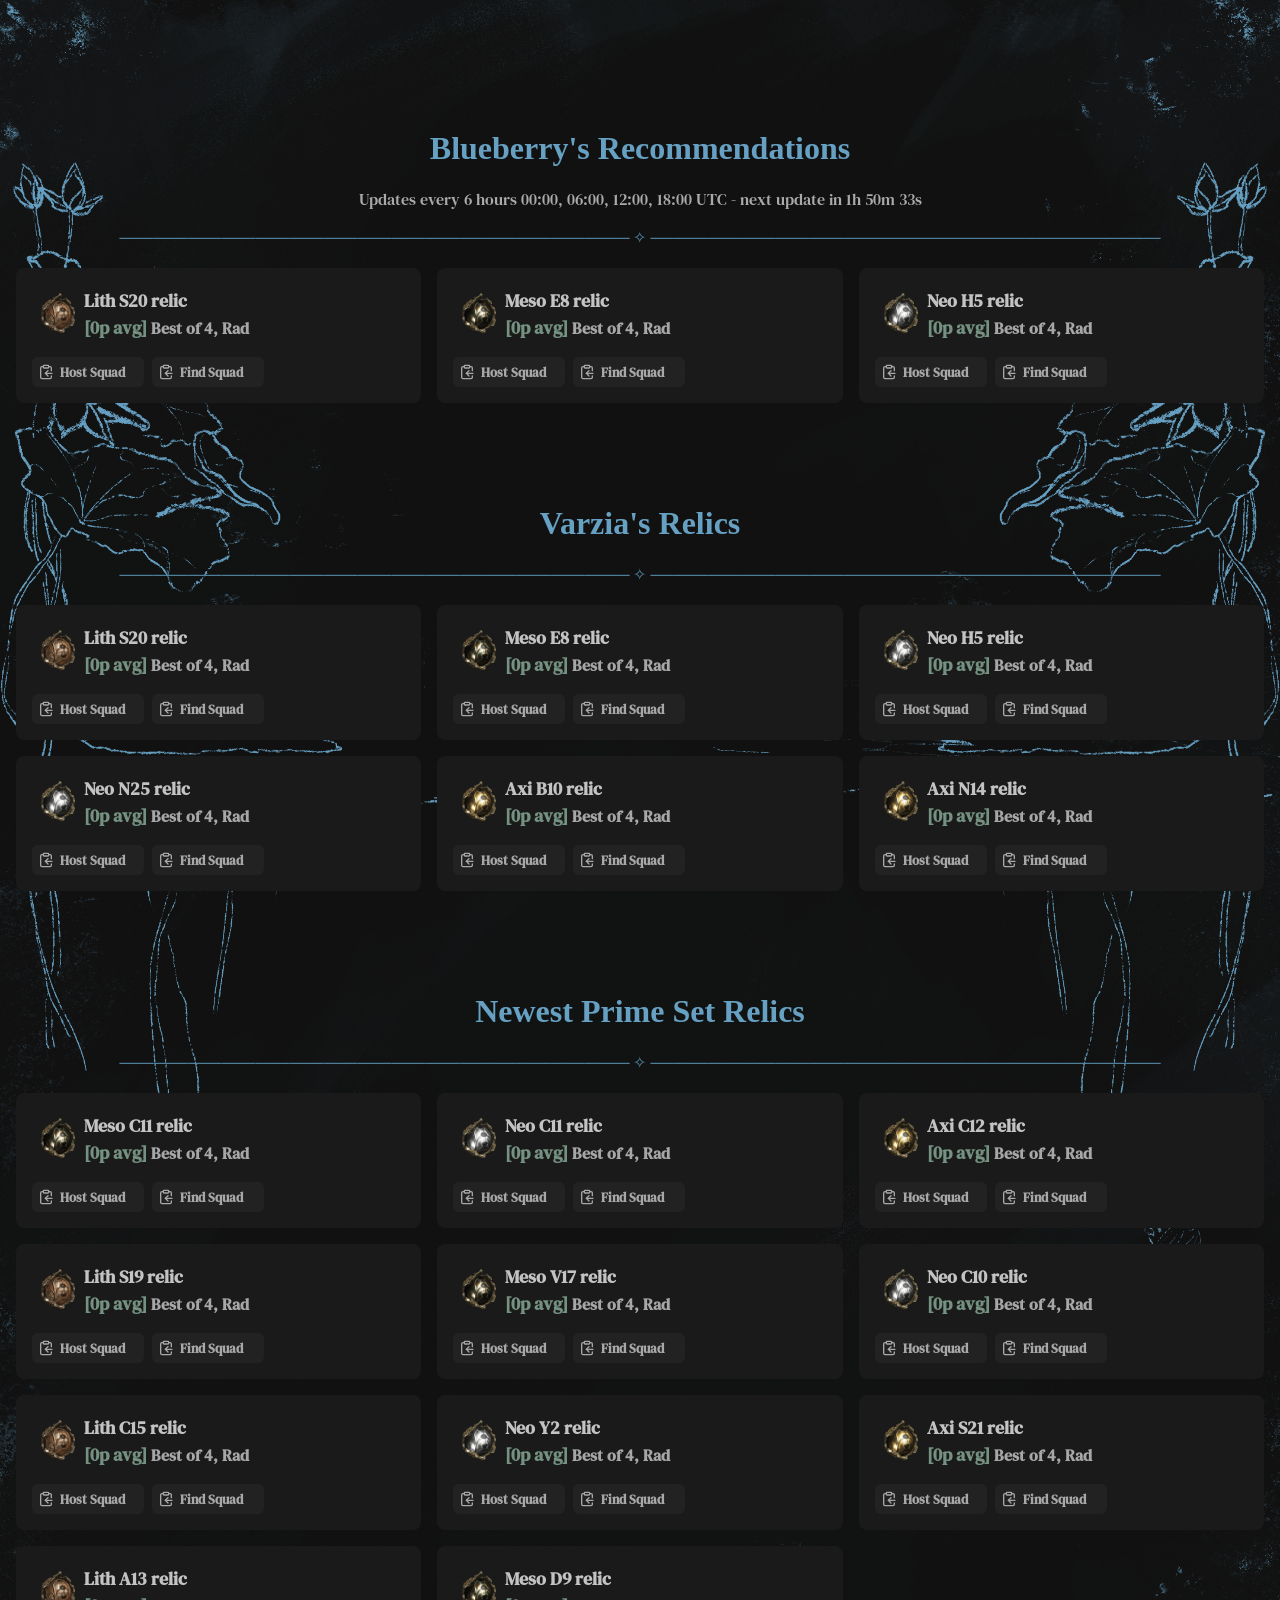
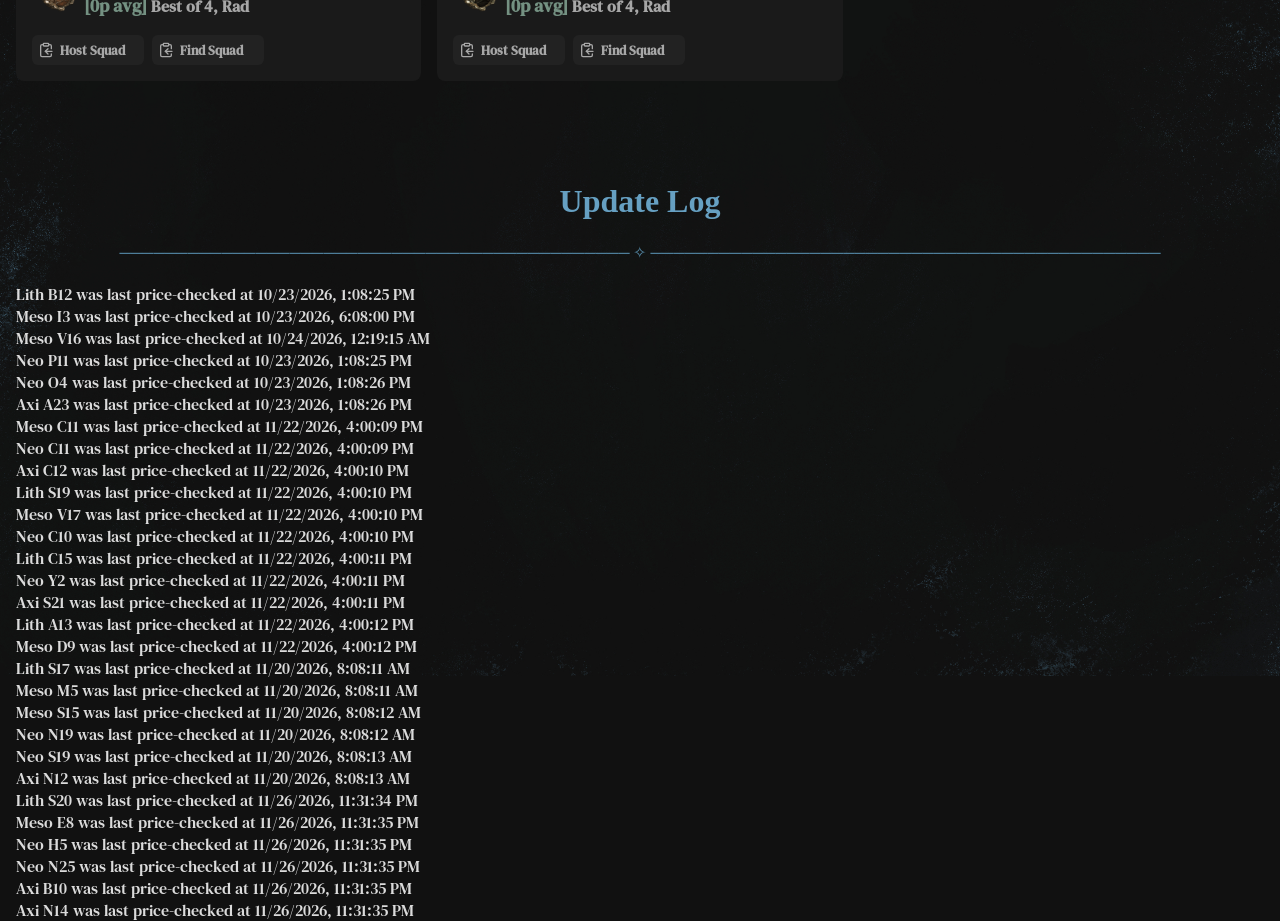
<file: index.html>
<!DOCTYPE html>
<html>
<head>
  <meta charset="UTF-8">
  <link rel="icon" href="RelicIcon2.png">
  <link href="https://fonts.googleapis.com/css2?family=DM+Serif+Text:ital@0;1&display=swap" rel="stylesheet">  
  <link href="https://fonts.googleapis.com/css2?family=PT+Sans:ital,wght@0,400;0,700;1,400;1,700&display=swap" rel="stylesheet">
  <title>Varzia's Relics</title>
  <link rel="stylesheet" href="style.css">
</head>
<body>

  <h1>Blueberry's Recommendations</h1>
  <p id="meta">Top 3 relics right now</p>
  <div class="divider"> ───────────────────────────────────────────── ✧ ───────────────────────────────────────────── </div>
  <div id="recommendations">Loading recommendations...</div>
  <div class="spacer"></div>

  <h1>Varzia's Relics</h1>
  <div class="divider"> ───────────────────────────────────────────── ✧ ───────────────────────────────────────────── </div>
  <div id="relics">Loading relic data...</div>
  <div class="spacer"></div>

  <h1>Newest Prime Set Relics</h1>
  <div class="divider"> ───────────────────────────────────────────── ✧ ───────────────────────────────────────────── </div>
  <div id="newest-relics">Loading newest relic data...</div>
  <div class="spacer"></div>

  <h1>Update Log</h1>
  <div class="divider"> ───────────────────────────────────────────── ✧ ───────────────────────────────────────────── </div>
  <div id="update-log">Loading update log...</div>

  <script>
    function nextUpdateTime() {
      const updateHours = [0, 6, 12, 18];
      const now = new Date();
      for (const h of updateHours) {
        const candidate = new Date(Date.UTC(now.getUTCFullYear(), now.getUTCMonth(), now.getUTCDate(), h, 0, 0));
        if (candidate > now) return candidate;
      }
      return new Date(Date.UTC(now.getUTCFullYear(), now.getUTCMonth(), now.getUTCDate() + 1, updateHours[0], 0, 0));
    }

    function formatCountdown(ms) {
      const totalSeconds = Math.max(0, Math.floor(ms / 1000));
      const h = Math.floor(totalSeconds / 3600);
      const m = Math.floor((totalSeconds % 3600) / 60);
      const s = totalSeconds % 60;
      return h + "h " + m + "m " + s + "s";
    }

    function updateCountdown() {
      const meta = document.getElementById("meta");
      const next = nextUpdateTime();
      const diff = next - new Date();
      meta.textContent = "Updates every 6 hours 00:00, 06:00, 12:00, 18:00 UTC - next update in " + formatCountdown(diff);
    }

    // Builds one relic card element from a relic object (same shape in
    // varzia-relics.json and newest-relics.json). Used by every section
    // that displays relic cards.
    function createRelicCard(relic) {
      const card = document.createElement("div");
      card.className = "relic-card";
      card.style.position = "relative";

      const header = document.createElement("div");
      header.className = "relic-header";

      const tier = relic.relic.split(" ")[0];
      const img = document.createElement("img");
      img.src = relic.icon || ("Images/" + tier + "0.png");
      img.alt = tier;
      img.className = "relic-icon";
      header.appendChild(img);

      const textBox = document.createElement("div");

      const title = document.createElement("h2");
      const wikiLink = document.createElement("a");
      wikiLink.textContent = relic.relic + " relic";
      wikiLink.href = "https://wiki.warframe.com/w/" + encodeURIComponent(relic.relic.replace(/ /g, "_")) + "#Mission_Drop_Locations";
      wikiLink.target = "_blank";
      wikiLink.rel = "noopener noreferrer";
      wikiLink.addEventListener("click", (e) => e.stopPropagation());

      title.appendChild(wikiLink);

      const subtitle = document.createElement("h2");
      subtitle.className = "relic-value";

      const valueSpan = document.createElement("span");
      valueSpan.textContent = "[" + relic.relicValue + "p avg] ";
      valueSpan.className =
        relic.relicValue < 12 ? "value-low" :
        relic.relicValue < 15 ? "value-mid" :
        "value-high";

      const labelSpan = document.createElement("span");
      labelSpan.textContent = "Best of 4, Rad";
      labelSpan.className = "best-of-4-label";

      subtitle.appendChild(valueSpan);
      subtitle.appendChild(labelSpan);

      textBox.appendChild(title);
      textBox.appendChild(subtitle);
      header.appendChild(textBox);
      card.appendChild(header);

      const itemsWrapper = document.createElement("div");
      itemsWrapper.className = "items-wrapper";
      itemsWrapper.style.display = "none";

      relic.items.forEach(x => {
        const line = document.createElement("p");
        line.className = "item-row";

        const nameSpan = document.createElement("span");
        nameSpan.textContent = x.itemName;

        const priceSpan = document.createElement("span");
        priceSpan.textContent = x.priceKnown ? x.price + "p" : "no online sellers";

        line.appendChild(nameSpan);
        line.appendChild(priceSpan);
        itemsWrapper.appendChild(line);
      });

      card.appendChild(itemsWrapper);

      card.style.cursor = "pointer";
      card.addEventListener("click", () => {
        const isHidden = itemsWrapper.style.display === "none";
        itemsWrapper.style.display = isHidden ? "block" : "none";
      });

      const squadRow = document.createElement("div");
      squadRow.className = "squad-row";

      const findBtn = document.createElement("button");
      findBtn.className = "squad-btn find-squad-btn";
      findBtn.innerHTML = `<svg xmlns="http://www.w3.org/2000/svg" width="16" height="16" viewBox="0 0 24 24" fill="none" stroke="currentColor" stroke-width="2" stroke-linecap="round" stroke-linejoin="round"><rect width="8" height="4" x="8" y="2" rx="1" ry="1"/><path d="M8 4H6a2 2 0 0 0-2 2v14a2 2 0 0 0 2 2h12a2 2 0 0 0 2-2v-2"/><path d="M16 4h2a2 2 0 0 1 2 2v4"/><path d="M21 14H11"/><path d="m15 10-4 4 4 4"/></svg>` 
      + " Find Squad";

      const hostBtn = document.createElement("button");
      hostBtn.className = "squad-btn host-squad-btn";
      hostBtn.innerHTML = `<svg xmlns="http://www.w3.org/2000/svg" width="16" height="16" viewBox="0 0 24 24" fill="none" stroke="currentColor" stroke-width="2" stroke-linecap="round" stroke-linejoin="round"><rect width="8" height="4" x="8" y="2" rx="1" ry="1"/><path d="M8 4H6a2 2 0 0 0-2 2v14a2 2 0 0 0 2 2h12a2 2 0 0 0 2-2v-2"/><path d="M16 4h2a2 2 0 0 1 2 2v4"/><path d="M21 14H11"/><path d="m15 10-4 4 4 4"/></svg>` 
      + " Host Squad";

      squadRow.addEventListener("click", (e) => e.stopPropagation());

      squadRow.appendChild(hostBtn);
      squadRow.appendChild(findBtn);

      const overlay = document.createElement("div");
      overlay.className = "squad-overlay";
      overlay.style.display = "none";

      const textInput = document.createElement("input");
      textInput.type = "text";
      textInput.className = "squad-text";

      const closeBtn = document.createElement("button");
      closeBtn.className = "squad-close-btn";
      closeBtn.innerHTML = `<svg xmlns="http://www.w3.org/2000/svg" width="16" height="16" viewBox="0 0 24 24" fill="none" stroke="currentColor" stroke-width="3" stroke-linecap="round" stroke-linejoin="round" class="lucide lucide-x preview-icon"><path d="M18 6 6 18"/><path d="m6 6 12 12"/></svg>` 
      + " Close";

      const minusBtn = document.createElement("button");
      minusBtn.className = "player-count-btn";
      minusBtn.innerHTML = `<svg xmlns="http://www.w3.org/2000/svg" width="16" height="16" viewBox="0 0 24 24" fill="none" stroke="currentColor" stroke-width="3" stroke-linecap="round" stroke-linejoin="round" class="lucide lucide-minus preview-icon"><path d="M5 12h14"/></svg>`;

      const plusBtn = document.createElement("button");
      plusBtn.className = "player-count-btn";
      plusBtn.innerHTML = `<svg xmlns="http://www.w3.org/2000/svg" width="16" height="16" viewBox="0 0 24 24" fill="none" stroke="currentColor" stroke-width="3" stroke-linecap="round" stroke-linejoin="round" class="lucide lucide-plus preview-icon"><path d="M5 12h14"/><path d="M12 5v14"/></svg>`;

      let playerCount = 0;

      const copyBtn = document.createElement("button");
      copyBtn.className = "squad-copy-btn";
      copyBtn.innerHTML = `<svg xmlns="http://www.w3.org/2000/svg" width="16" height="16" viewBox="0 0 24 24" fill="none" stroke="currentColor" stroke-width="2" stroke-linecap="round" stroke-linejoin="round"><rect width="8" height="4" x="8" y="2" rx="1" ry="1"/><path d="M8 4H6a2 2 0 0 0-2 2v14a2 2 0 0 0 2 2h12a2 2 0 0 0 2-2v-2"/><path d="M16 4h2a2 2 0 0 1 2 2v4"/><path d="M21 14H11"/><path d="m15 10-4 4 4 4"/></svg>`;

      copyBtn.addEventListener("click", async () => {
        await navigator.clipboard.writeText(textInput.value);
      });
      closeBtn.addEventListener("click", (e) => e.stopPropagation());
      minusBtn.addEventListener("click", (e) => e.stopPropagation());
      plusBtn.addEventListener("click", (e) => e.stopPropagation());
      copyBtn.addEventListener("click", (e) => e.stopPropagation());

      overlay.appendChild(closeBtn);
      overlay.appendChild(minusBtn);
      overlay.appendChild(plusBtn);
      overlay.appendChild(copyBtn);
      overlay.appendChild(textInput);

      function openSquadBox(prefix) {
        playerCount = 1;

        if (prefix === "H") {
          textInput.value = prefix + " [" + relic.relic + " Relic] Rad 1/4";
          minusBtn.style.display = "flex";
          plusBtn.style.display = "flex";
        } else {
          textInput.value = prefix + " [" + relic.relic + " Relic] Rad";
          minusBtn.style.display = "none";
          plusBtn.style.display = "none";
        }

        overlay.style.display = "flex";
      }

      minusBtn.addEventListener("click", () => {
        if (playerCount > 1) {
          playerCount--;
          textInput.value = textInput.value.replace(/\d\/4$/, playerCount + "/4");
        }
      });

      plusBtn.addEventListener("click", () => {
        if (playerCount < 3) {
          playerCount++;
          textInput.value = textInput.value.replace(/\d\/4$/, playerCount + "/4");
        }
      });

      findBtn.addEventListener("click", () => openSquadBox("LF"));
      hostBtn.addEventListener("click", () => openSquadBox("H"));
      closeBtn.addEventListener("click", () => {
        overlay.style.display = "none";
      });

      card.appendChild(squadRow);
      card.appendChild(overlay);

      return card;
    }

    async function loadRelics() {
      const out = document.getElementById("relics");
      try {
        const r = await fetch("varzia-relics.json");
        const data = await r.json();
        out.innerHTML = "";
        data.relics.forEach(relic => out.appendChild(createRelicCard(relic)));
      } catch (e) {
        out.textContent = "Failed to load relic data: " + e;
      }
    }

    async function loadNewestRelics() {
      const out = document.getElementById("newest-relics");
      try {
        const r = await fetch("newest-relics.json");
        const data = await r.json();
        out.innerHTML = "";
        data.relics.forEach(relic => out.appendChild(createRelicCard(relic)));
      } catch (e) {
        out.textContent = "Failed to load newest relic data: " + e;
      }
    }

    // Reads both already-saved JSON files (no live fetching of its own),
    // combines their relics, and shows the top 3 by relicValue.
    async function loadRecommendations() {
      const out = document.getElementById("recommendations");
      try {
        const [varziaRes, newestRes] = await Promise.all([
          fetch("varzia-relics.json"),
          fetch("newest-relics.json")
        ]);
        const varziaData = await varziaRes.json();
        const newestData = await newestRes.json();

        const combined = [...varziaData.relics, ...newestData.relics];
        combined.sort((a, b) => b.relicValue - a.relicValue);
        const top3 = combined.slice(0, 3);

        out.innerHTML = "";
        top3.forEach(relic => out.appendChild(createRelicCard(relic)));
      } catch (e) {
        out.textContent = "Failed to load recommendations: " + e;
      }
    }

    async function loadUpdateLog() {
      const out = document.getElementById("update-log");
      try {
        const r = await fetch("relic-pricing.json");
        const table = await r.json();

        const lines = Object.entries(table).map(([name, entry]) => {
          const time = new Date(entry.lastChecked).toLocaleString();
          return name + " was last price-checked at " + time;
        });

        out.style.whiteSpace = "pre-line";
        out.textContent = lines.join("\n");
      } catch (e) {
        out.textContent = "Failed to load update log: " + e;
      }
    }

    updateCountdown();
    setInterval(updateCountdown, 1000);
    loadRelics();
    loadNewestRelics();
    loadRecommendations();
    loadUpdateLog();
  </script>
</body>
</html>
</file>
<file: style.css>
body {
  background: #111;
  color: #dbdbdb;
  max-width: 1300px;
  margin: 130px auto 40px auto;
  padding: 0 16px;
  font-family: 'DM Serif Text', serif;
  
  background-image: url("relicbackgroundwebsight1.jpg");
  background-size: 100% auto;
  height: 1600px;
  background-position: top center;
  background-repeat: no-repeat;
  background-attachment: scroll;
}

h1 {
  text-align: center;
  color: #66a0c2;
  margin-top: 20px 0px;
  font-family: 'DM Serif', serif;

  /* mask-image: url("chalkTexture2.jpg");
  mask-repeat: repeat;
  mask-size: auto;
  mask-mode: luminance;

  -webkit-mask-image: url("chalkTexture2.jpg");
  -webkit-mask-repeat: repeat;
  -webkit-mask-size: 300px;
  -webkit-mask-mode: luminance; */
}

#meta {
  text-align: center;
  color: #aaa;
}

#recommendations {
  display: grid;
  grid-template-columns: repeat(3, 1fr);
  gap: 16px;
  line-height: 1.5;
  align-items: start;
}

#relics {
  white-space: pre-line;
  line-height: 1.5;
  display: grid;
  grid-template-columns: repeat(3, 1fr);
  gap: 16px;
  align-items: start;
}

#newest-relics {
  display: grid;
  grid-template-columns: repeat(3, 1fr);
  gap: 16px;
  line-height: 1.5;
  align-items: start;
}

.relic-card {
  /*border: 1px solid #5488a6;*/
  border-radius: 8px;
  /*background: linear-gradient(180deg, #161616 0%, #121212 27%, #1a1a1a 30%, #1a1a1a 100%);*/
  /*background: #1a1a1a;*/
  background:#1a1a1a;
  padding: 16px;
}

.relic-header h2 a {
  color: inherit;
  text-decoration: none;
}

.relic-header h2 a:hover {
  text-decoration: underline;
}

.relic-card h2 {
  margin: 0;
  font-size: 18px;
  color: #c3c3c3;
}

.relic-card p {
  margin: 4px 0;
  color: #a7a7a7;
}

.item-row {
  display: flex;
  justify-content: space-between;
}

.relic-icon {
  width: 52px;
  height: 52px;
  display: block;
}

.relic-header {
  display: flex;
  margin-top: 3px;
  margin-bottom: 14px
}

.value-high { color: rgb(255, 17, 116); }
.value-mid { color: rgb(106, 163, 183); }
.value-low { color: #749182; }

.divider {
  text-align: center;
  color: #5488a6;
  margin-bottom: 20px;
  
}

.best-of-4-label {
  color: #a7a7a7;
  font-size: 16px;
}



.squad-row {
  display: flex;
  gap: 8px;
  margin-top: 16px;
}

.squad-btn {
  padding: 6px;
  cursor: pointer;
  background-color: #222222;
  color: #a7a7a7;
  font-family: 'DM Serif Text', serif;
  font-weight: bold;
  border-radius: 6px;
  width: 112px;
  border: 0px;
}

.squad-overlay {
  position: absolute;
  bottom: 0;
  left: 0;
  right: 0;
  display: flex;
  gap: 8px;
  padding: 16px;
  background: #1a1a1a;
  border-radius: 0 0 8px 8px;
  display: flex;
  align-items: center;
}

.squad-text {
  flex: 1;
  background-color: #222222;
  border-radius: 0px;
  color: #aaa;
  border: 0px;
  border-color: #66a0c2;
  height:28px;
  border-radius: 6px;
  padding-left: 7px;
}

.squad-close-btn {
  padding: 6px;
  cursor: pointer;
  background-color: #222222;
  color: #a7a7a7;
  font-family: 'DM Serif Text', serif;
  font-weight: bold;
  border-radius: 6px;
  width: 112px;
  border: 0px;
   display: flex;
  align-items: center;
  gap: 6px;
  flex-shrink: 0;

}

.squad-copy-btn {
  padding: 6px;
  cursor: pointer;
  background-color: #222222;
  color: #a7a7a7;
  font-family: 'DM Serif Text', serif;
  font-weight: bold;
  border-radius: 6px;
  border: 0px;
  display: flex;
  align-items: center;
  gap: 6px;
}

.player-count-btn {
  padding: 6px;
  cursor: pointer;
  background-color: #222222;
  color: #a7a7a7;
  font-family: 'DM Serif Text', serif;
  font-weight: bold;
  border-radius: 6px;
  border: 0px;
  display: flex;
  align-items: center;
  justify-content: center;
  gap: 6px;
  width: auto;
  white-space: nowrap;
}

.squad-text:focus {
  outline: 0px solid #66a0c2;
  outline-offset: 1px;
}

.squad-btn {
  display: flex;
  align-items: center;
  gap: 6px;
}

.spacer {
  height: 80px;
}

.toggle-contents-btn {
  display: block;
  width: 100%;
  background-color: #222222;
  border: none;
  border-radius: 4px;

  color: #a7a7a7;
  cursor: pointer;
  font-size: 14px;
  padding: 4px 0;
}
</file>
